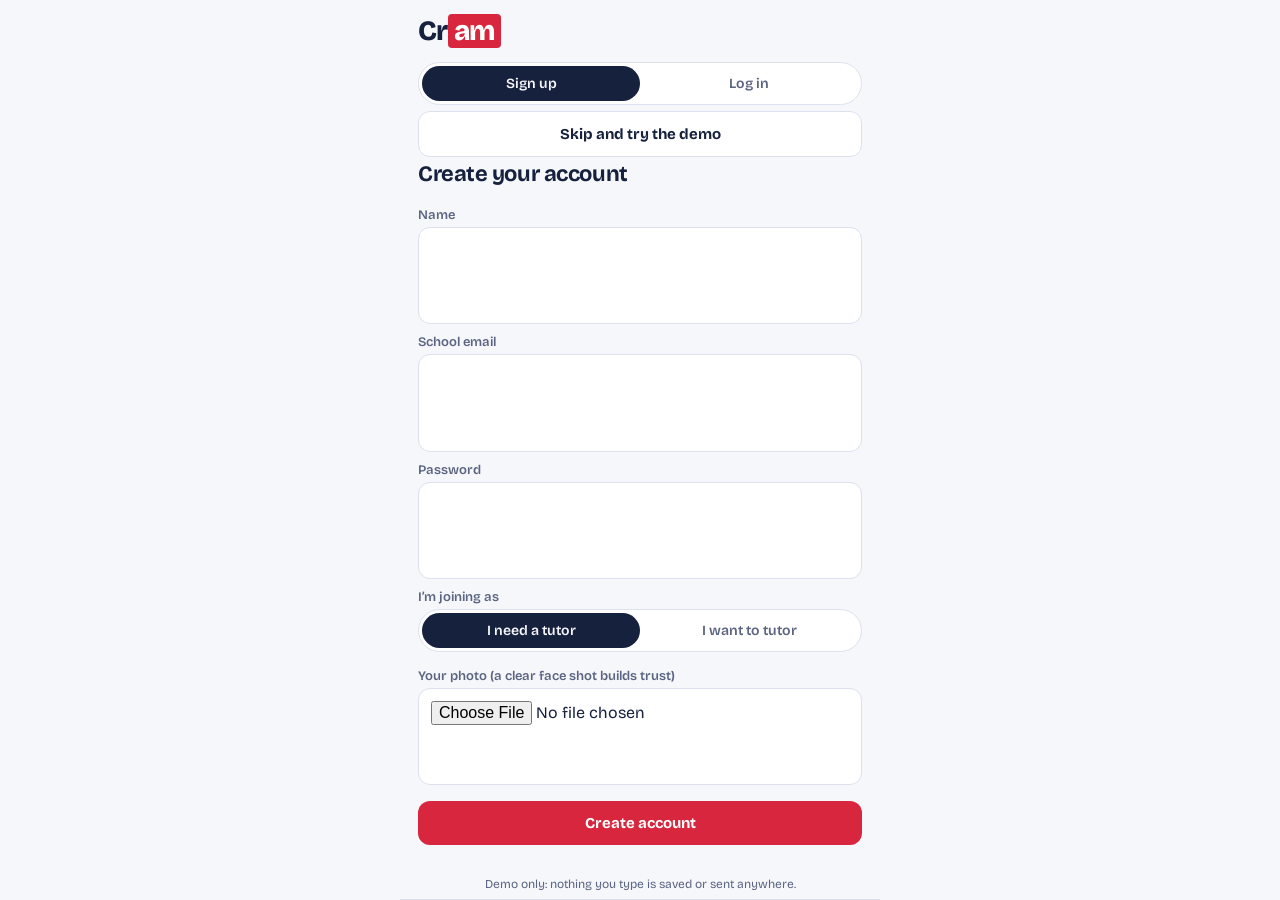
<file: cram.html>
<!doctype html>
<html lang="en">
<head>
<meta charset="utf-8">
<meta name="viewport" content="width=device-width, initial-scale=1, viewport-fit=cover">
<title>Cram: find a tutor who took your course</title>
<link href="https://fonts.googleapis.com/css2?family=Bricolage+Grotesque:wght@400;600;800&display=swap" rel="stylesheet">
<style>
:root{--bg:#F6F7FB;--surface:#fff;--ink:#16213E;--muted:#5B6480;--red:#D7263D;--blue:#3B5BFF;--no:#6B7390;--line:#DDE1EE;box-sizing:border-box;padding-top:env(safe-area-inset-top,0px);padding-bottom:env(safe-area-inset-bottom,0px)}
@media (prefers-color-scheme:dark){:root:not([data-theme="light"]){--bg:#0F1426;--surface:#1A213A;--ink:#F1F3FA;--muted:#9AA3C0;--line:#2B3454;--blue:#8EA1FF}}
:root[data-theme="dark"]{--bg:#0F1426;--surface:#1A213A;--ink:#F1F3FA;--muted:#9AA3C0;--line:#2B3454;--blue:#8EA1FF}
html{scroll-padding-top:env(safe-area-inset-top,0px);height:100%}
*,*::before,*::after{box-sizing:inherit}
body{margin:0;height:100%;background:var(--bg);color:var(--ink);font-family:"Bricolage Grotesque",system-ui,-apple-system,"Segoe UI",sans-serif;display:flex;justify-content:center}
button,input,select,a{font-family:inherit}
#app{width:100%;max-width:480px;height:100%;display:flex;flex-direction:column}
header{padding:14px 18px 8px;display:flex;align-items:center;justify-content:space-between}
h1{margin:0;font-size:28px;font-weight:800;letter-spacing:-.02em}
h1 span{background:var(--red);color:#fff;padding:0 6px;border-radius:4px}
main{flex:1;min-height:0;padding:6px 18px 12px;display:flex;flex-direction:column;overflow:auto}
.lead{margin:0 0 10px;color:var(--muted);font-size:14px}
h2{margin:0 0 10px;font-size:22px;letter-spacing:-.02em}
#stack{position:relative;flex:1;min-height:360px}
.card{position:absolute;inset:0;background:var(--surface);border:1px solid var(--line);border-radius:22px;display:flex;flex-direction:column;touch-action:pan-y;user-select:none;cursor:grab;overflow:hidden}
.card.back{transform:scale(.96) translateY(10px);opacity:.7;pointer-events:none}
.card.fly{transition:transform .25s ease-out,opacity .25s}
.ph{height:42%;background-size:cover;background-position:center;display:grid;place-items:center;color:#fff;font-weight:800;font-size:56px;flex:none}
.body{padding:14px 18px 18px;display:flex;flex-direction:column;gap:8px;flex:1;min-height:0}
.stamp{position:absolute;top:16px;font-weight:800;font-size:22px;padding:2px 10px;border:3px solid;border-radius:8px;opacity:0;background:var(--surface);z-index:2}
.stamp.y{left:16px;color:var(--blue);transform:rotate(-8deg)}.stamp.n{right:16px;color:var(--no);transform:rotate(8deg)}
.name{font-size:24px;font-weight:800;letter-spacing:-.02em;margin:0;display:flex;align-items:center;gap:8px;flex-wrap:wrap}
.badge{font-size:12px;font-weight:700;background:var(--blue);color:#fff;border-radius:999px;padding:3px 9px}
.badge.wait{background:var(--no)}
.sub{color:var(--muted);font-size:14px;margin:0}
.course{background:var(--red);color:#fff;font-weight:800;font-size:16px;padding:7px 11px;border-radius:8px;align-self:flex-start}
.facts{display:grid;grid-template-columns:auto 1fr;gap:4px 14px;margin:0;font-size:14px}
.facts dt{color:var(--muted)}.facts dd{margin:0;font-weight:600}
.bio{margin:auto 0 0;font-size:15px;line-height:1.4}
.actions{display:flex;justify-content:center;gap:22px;padding-top:12px}
.round{width:60px;height:60px;border-radius:50%;border:2px solid var(--line);background:var(--surface);font-size:22px;font-weight:800;cursor:pointer;color:var(--ink)}
.round.yes{background:var(--blue);border-color:var(--blue);color:#fff}
button:focus-visible,input:focus-visible,select:focus-visible,a:focus-visible{outline:3px solid var(--blue);outline-offset:2px}
.empty{text-align:center;margin:auto;color:var(--muted);line-height:1.5}
.empty b{display:block;color:var(--ink);font-size:20px;margin-bottom:6px}
.btn{background:var(--red);color:#fff;border:0;border-radius:12px;padding:13px 18px;font-weight:700;font-size:15px;cursor:pointer;display:inline-block;text-decoration:none;text-align:center}
.btn.alt{background:var(--surface);color:var(--ink);border:1px solid var(--line)}
nav{display:flex;border-top:1px solid var(--line);background:var(--surface)}
.tab{flex:1;border:0;background:none;padding:14px 4px;font-weight:700;font-size:14px;color:var(--muted);cursor:pointer}
.tab.on{color:var(--ink);box-shadow:inset 0 3px 0 var(--red)}
.dot{background:var(--red);color:#fff;border-radius:999px;font-size:11px;padding:1px 6px;margin-left:4px}
.list{display:flex;flex-direction:column;gap:10px}
.row{display:flex;gap:12px;align-items:center;background:var(--surface);border:1px solid var(--line);border-radius:16px;padding:12px;text-align:left;color:var(--ink);width:100%;font-size:15px}
button.row{cursor:pointer}
.av{width:46px;height:46px;border-radius:50%;flex:none;background-size:cover;background-position:center;display:grid;place-items:center;color:#fff;font-weight:800}
.av.big{width:96px;height:96px;font-size:34px}
.row b{display:block}.row small{color:var(--muted)}
.link{background:none;border:0;color:var(--blue);font-weight:700;font-size:14px;cursor:pointer;padding:0}
.chat{display:flex;flex-direction:column;min-height:0;flex:1}
.top{display:flex;justify-content:space-between;align-items:center;padding-bottom:8px}
.msgs{flex:1;overflow:auto;display:flex;flex-direction:column;gap:8px;padding:4px 0;min-height:160px}
.m{max-width:78%;padding:10px 13px;border-radius:16px;font-size:15px;line-height:1.35}
.m.them{background:var(--surface);border:1px solid var(--line);align-self:flex-start}
.m.me{background:var(--blue);color:#fff;align-self:flex-end}
.m.sys{align-self:center;background:var(--red);color:#fff;font-size:13px;font-weight:600;max-width:95%;text-align:center}
.compose,.pick{display:flex;gap:8px;padding-top:8px}
input,select{flex:1;min-width:0;border:1px solid var(--line);background:var(--surface);color:var(--ink);border-radius:12px;padding:12px;font-size:16px;width:100%}
label.f{display:block;font-size:13px;font-weight:600;color:var(--muted);margin:10px 0 4px}
.seg{display:flex;background:var(--surface);border:1px solid var(--line);border-radius:999px;padding:3px;margin-bottom:6px}
.seg button{flex:1;border:0;background:none;color:var(--muted);font-weight:600;font-size:14px;padding:9px;border-radius:999px;cursor:pointer}
.seg button.on{background:var(--ink);color:var(--bg)}
.demo{font-size:12px;color:var(--muted);text-align:center;padding:4px 18px 8px}
@media (prefers-reduced-motion:reduce){.card.fly{transition:none}}
</style>
</head>
<body>
<div id="app"><header><h1>Cr<span>am</span></h1><div id="who"></div></header><main id="main"></main><div class="demo" id="demo"></div><nav id="nav" hidden></nav></div>
<script>
const tutors=[
 {n:"Maya Chen",y:"Year 2, Science",c:"MATH 201 Calculus",g:"A",p:"Prof. Lavoie",r:22,a:"Evenings, Sun",b:"I made a one-page cheat sheet for every midterm. Pictures first, formulas second."},
 {n:"Jordan Smith",y:"Year 2, Computer Science",c:"COMP 202 Intro to Programming",g:"A-",p:"Prof. Okafor",r:25,a:"Weekday afternoons",b:"Stuck on recursion? I’ll walk through it step by step until it clicks."},
 {n:"Amira Haddad",y:"Year 3, Chemistry",c:"CHEM 110 General Chemistry",g:"A",p:"Prof. Brandt",r:20,a:"Mon, Wed, Sat",b:"Stoichiometry and equilibrium are my thing. I bring practice problems like the real exam."},
 {n:"Lucas Tremblay",y:"Year 3, Economics",c:"ECON 208 Microeconomics",g:"A-",p:"Prof. Gagnon",r:18,a:"Evenings",b:"Graphs get easy once you see the pattern. Happy to meet in the library."}
];
const students=[
 {n:"Sam Rivera",y:"Year 1, Science",c:"MATH 201 Calculus",w:"Limits and derivatives",r:25,a:"Tue, Thu evenings",b:"I get the lectures but freeze on problem sets. Want weekly help before the midterm."},
 {n:"Noor Ahmed",y:"Year 1, Engineering",c:"COMP 202 Intro to Programming",w:"Loops and recursion",r:25,a:"Weekends",b:"First time coding. I need someone patient who explains things more than once."},
 {n:"Eli Bouchard",y:"Year 1, Business",c:"ECON 208 Microeconomics",w:"Supply and demand",r:20,a:"Weekday afternoons",b:"Midterm in two weeks. Want a few sessions on past exams."}
];
[[4.9,12],[4.8,9],[5,15],[4.7,6]].forEach(([s,c],i)=>{tutors[i].star=s;tutors[i].cnt=c});[[4.8,5],[5,3],[4.6,4]].forEach(([s,c],i)=>{students[i].star=s;students[i].cnt=c});
tutors.forEach((p,i)=>{p.sex=["Woman","Man","Woman","Man"][i];p.school=["McGill","Vanier","McGill","Université de Montréal"][i]});
students.forEach((p,i)=>{p.sex=["Man","Woman","Man"][i];p.school=["Vanier","McGill","Montmorency"][i]});
const F={sex:"",school:"",grade:"",money:""},GR={"A+":4,"A":3,"A-":2,"B+":1};let showF=false;
function filtered(){const t=user.role==="student";return (t?tutors:students).filter(p=>(!F.sex||p.sex===F.sex)&&(!F.school||p.school===F.school)&&(!F.grade||!t||GR[p.g]>=+F.grade)&&(!F.money||(t?p.r<=+F.money:p.r>=+F.money)))}
function filterBar(){
  const on=Object.values(F).filter(Boolean).length,t=user.role==="student";
  const box=h("div",{style:"display:flex;flex-direction:column;gap:2px;margin-bottom:10px"},h("button",{class:"btn alt",style:"align-self:flex-start;padding:8px 14px;font-size:14px",onclick:()=>{showF=!showF;draw()}},"Filters"+(on?" ("+on+")":"")));
  if(!showF)return box;
  const sel=(label,key,opts)=>[h("label",{class:"f"},label),h("select",{"aria-label":label,onchange:e=>{F[key]=e.target.value;idx[user.role]=0;draw()}},...opts.map(([v,l])=>{const o=h("option",{value:v},l);if(F[key]===v)o.selected=true;return o}))];
  box.append(...sel("School","school",[["","Any school"],["McGill","McGill University"],["Vanier","Vanier College"],["Université de Montréal","Université de Montréal"],["Montmorency","Cégep Montmorency"]]),
    ...sel("Gender (optional)","sex",[["","Any"],["Woman","Woman"],["Man","Man"]]),
    ...(t?sel("Tutor’s grade in the course","grade",[["","Any"],["4","A+ only"],["3","A or better"],["2","A- or better"]]):[]),
    ...sel(t?"Tutor’s rate":"Student’s budget","money",t?[["","Any"],["18","$18/hr or less"],["20","$20/hr or less"],["25","$25/hr or less"]]:[["","Any"],["20","$20/hr or more"],["25","$25/hr or more"]]),
    h("button",{class:"link",style:"align-self:flex-start;margin-top:8px",onclick:()=>{Object.keys(F).forEach(k=>F[k]="");idx[user.role]=0;draw()}},"Clear filters"));
  return box;
}
let user=null,tab="swipe",authKind="signup",idx={student:0,tutor:0},matches=[],sessions=[],open=null;
const $=s=>document.querySelector(s),main=$("#main");
const h=(t,p={},...k)=>{const e=document.createElement(t);for(const[a,v]of Object.entries(p)){if(a==="class")e.className=v;else if(a.startsWith("on"))e[a]=v;else e.setAttribute(a,v)}e.append(...k.flat().filter(x=>x!=null));return e};
const ini=n=>(n||"?").split(" ").map(w=>w[0]).join("").slice(0,2).toUpperCase();
const tones=["#D7263D","#3B5BFF","#2A9D8F","#8E44AD","#E07A1F"];
const tone=n=>tones[[...n].reduce((a,c)=>a+c.charCodeAt(0),0)%tones.length];
const pic=(p,cls)=>h("div",{class:cls,style:p.img?`background-image:url(${p.img})`:`background:${tone(p.n)}`,"aria-hidden":"true"},p.img?"":ini(p.n));
const deck=filtered;

function authScreen(){
  $("#nav").hidden=true;$("#who").replaceChildren();
  $("#demo").textContent="Demo only: nothing you type is saved or sent anywhere.";
  main.replaceChildren();
  const f={name:"",email:"",role:"student",course:"",grade:"",img:null,transcript:false};
  const seg=h("div",{class:"seg"},...["signup","login"].map(k=>h("button",{class:authKind===k?"on":"",onclick:()=>{authKind=k;authScreen()}},k==="signup"?"Sign up":"Log in")));
  main.append(seg,h("button",{class:"btn alt",style:"margin-bottom:4px",onclick:()=>enter({n:"Demo User",role:"student"})},"Skip and try the demo"));
  const inp=(label,key,type="text",ph="")=>[h("label",{class:"f"},label),h("input",{type,placeholder:ph,oninput:e=>f[key]=e.target.value})];
  if(authKind==="login"){
    main.append(h("h2",{},"Welcome back"),...inp("Email","email","email"),...inp("Password","pw","password"),
      h("button",{class:"btn",style:"margin-top:16px",onclick:()=>enter({n:f.email.split("@")[0]||"Demo Student",role:"student"})},"Log in"));return;
  }
  const extra=h("div");
  const drawExtra=()=>{extra.replaceChildren();if(f.role==="tutor"){
    extra.append(...inp("Course you aced","course","text","e.g. MATH 201 Calculus"),...inp("Your grade","grade","text","e.g. A"),
      h("label",{class:"f"},"Transcript screenshot (we check each one by hand)"),
      h("input",{type:"file",accept:"image/*",onchange:e=>f.transcript=!!e.target.files[0]}))}};
  const roles=h("div",{class:"seg"},...["student","tutor"].map(r=>h("button",{class:f.role===r?"on":"",onclick:e=>{f.role=r;[...roles.children].forEach(b=>b.classList.toggle("on",b===e.target));drawExtra()}},r==="student"?"I need a tutor":"I want to tutor")));
  main.append(h("h2",{},"Create your account"),...inp("Name","name"),...inp("School email","email","email"),...inp("Password","pw","password"),
    h("label",{class:"f"},"I’m joining as"),roles,extra,
    h("label",{class:"f"},"Your photo (a clear face shot builds trust)"),
    h("input",{type:"file",accept:"image/*",onchange:e=>{const x=e.target.files[0];f.img=x?URL.createObjectURL(x):null}}),
    h("button",{class:"btn",style:"margin:16px 0",onclick:()=>enter({n:f.name||"New User",role:f.role,img:f.img,course:f.course,grade:f.grade,verified:false,sent:f.transcript})},"Create account"));
}
function enter(u){user=u;tab="swipe";open=null;idx={student:0,tutor:0};$("#demo").textContent="Prototype: people are made up and use placeholder photos.";
  $("#nav").hidden=false;draw()}
function draw(){
  $("#who").replaceChildren(h("button",{class:"link","aria-label":"Your profile",onclick:()=>{tab="me";draw()},style:"display:flex;align-items:center;gap:8px"},pic(user,"av")));
  $("#nav").replaceChildren(...[["swipe","Swipe"],["chats","Chats"],["sched","Schedule"],["me","Me"]].map(([k,l])=>h("button",{class:"tab"+(tab===k?" on":""),onclick:()=>{tab=k;open=null;draw()}},l,k==="chats"&&matches.length?h("span",{class:"dot"},matches.length):null)));
  main.replaceChildren();({swipe:swipe,chats:chats,sched:sched,me:me})[tab]();
}
function cardFor(p){
  const t=user.role==="student",f=h("dl",{class:"facts"});
  const add=(k,v)=>f.append(h("dt",{},k),h("dd",{},v));
  if(t){add("Grade",p.g+" with "+p.p);add("Rate","$"+p.r+"/hr")}else{add("Needs help",p.w);add("Budget","$"+p.r+"/hr")}add("Free",p.a);
  return h("div",{class:"card"},h("div",{class:"stamp y"},"MATCH"),h("div",{class:"stamp n"},"PASS"),pic(p,"ph"),
    h("div",{class:"body"},h("p",{class:"name"},p.n,t?h("span",{class:"badge"},"✓ Verified"):null),h("p",{class:"sub"},p.y+" · ★ "+p.star+" ("+p.cnt+")"),h("div",{class:"course"},p.c),f,h("p",{class:"bio"},"“"+p.b+"”")));
}
function swipe(){
  const d=deck(),i=idx[user.role];
  main.append(h("p",{class:"lead"},user.role==="student"?"Tutors who took your course. Swipe right to match.":"Students who need help in your courses. Swipe right to match."),filterBar());
  const stack=h("div",{id:"stack"});main.append(stack);
  if(i>=d.length){stack.append(h("div",{class:"empty"},h("b",{},d.length?"You’ve seen everyone":"No one matches these filters"),d.length?"More people show up as more students join.":"Try loosening a filter.",h("br"),h("button",{class:"btn",style:"margin-top:12px",onclick:()=>{idx[user.role]=0;draw()}},"Start over")));return}
  if(d[i+1]){const b=cardFor(d[i+1]);b.classList.add("back");stack.append(b)}
  const top=cardFor(d[i]);stack.append(top);drag(top,d[i]);
  main.append(h("div",{class:"actions"},h("button",{class:"round","aria-label":"Pass",onclick:()=>decide(top,d[i],false)},"✕"),h("button",{class:"round yes","aria-label":"Match",onclick:()=>decide(top,d[i],true)},"✓")));
}
function drag(c,p){let sx=null;const y=c.querySelector(".y"),n=c.querySelector(".n");
  c.onpointerdown=e=>{sx=e.clientX;c.setPointerCapture(e.pointerId)};
  c.onpointermove=e=>{if(sx==null)return;const dx=e.clientX-sx;c.style.transform=`translateX(${dx}px) rotate(${dx/18}deg)`;y.style.opacity=Math.max(0,dx/90);n.style.opacity=Math.max(0,-dx/90)};
  c.onpointerup=e=>{if(sx==null)return;const dx=e.clientX-sx;sx=null;if(dx>90)decide(c,p,true);else if(dx<-90)decide(c,p,false);else{c.style.transform="";y.style.opacity=n.style.opacity=0}}}
function decide(c,p,yes){c.classList.add("fly");c.style.transform=`translateX(${yes?420:-420}px) rotate(${yes?20:-20}deg)`;c.style.opacity=0;
  setTimeout(()=>{idx[user.role]++;if(yes){const short=p.c.split(" ").slice(0,2).join(" ");
    matches.push({p,log:[{t:"sys",x:"You matched! Meet in a public spot at school, like the library, and keep chatting here until you’re comfortable."},{t:"them",x:user.role==="student"?"Hey! I took "+short+". When are you free?":"Hi! I need help with "+short+". Free this week?"}]})}draw()},230)}
function chats(){
  if(open!==null)return chat();
  if(!matches.length)return main.append(h("div",{class:"empty"},h("b",{},"No chats yet"),"Swipe right on someone to start one."));
  main.append(h("div",{class:"list"},...matches.map((m,i)=>h("button",{class:"row",onclick:()=>{open=i;draw()}},pic(m.p,"av"),h("div",{},h("b",{},m.p.n),h("small",{},m.p.c))))));
}
function chat(){
  const m=matches[open],box=h("div",{class:"msgs"},...m.log.map(x=>h("div",{class:"m "+x.t},x.x)));
  const say=(t,x)=>{m.log.push({t,x});box.append(h("div",{class:"m "+t},x));box.scrollTop=box.scrollHeight};
  const inp=h("input",{placeholder:"Message "+m.p.n.split(" ")[0],"aria-label":"Message"});
  const send=()=>{const v=inp.value.trim();if(!v)return;inp.value="";say("me",v);setTimeout(()=>say("them","Sounds good! "+m.p.a+" works for me."),900)};
  inp.onkeydown=e=>{if(e.key==="Enter")send()};
  const d=new Date(Date.now()+864e5);d.setHours(18,0,0,0);
  const dt=h("input",{type:"datetime-local","aria-label":"Session time",value:new Date(d-d.getTimezoneOffset()*6e4).toISOString().slice(0,16)});
  const pick=h("div",{class:"pick",hidden:""},dt,h("button",{class:"btn",onclick:()=>{const when=new Date(dt.value);if(isNaN(when))return;
    sessions.push({p:m.p,when});say("sys","Session booked: "+when.toLocaleString([],{weekday:"short",hour:"numeric",minute:"2-digit",month:"short",day:"numeric"}));pick.hidden=true}},"Book"));
  main.append(h("div",{class:"chat"},h("div",{class:"top"},h("button",{class:"link",onclick:()=>{open=null;draw()}},"‹ All chats"),h("button",{class:"btn",style:"padding:8px 14px",onclick:()=>pick.hidden=!pick.hidden},"Book a session")),pick,box,h("div",{class:"compose"},inp,h("button",{class:"btn",onclick:send},"Send"))));
  box.scrollTop=box.scrollHeight;
}
function sched(){
  main.append(h("h2",{},"Your sessions"));
  if(!sessions.length)return main.append(h("div",{class:"empty"},h("b",{},"Nothing booked"),"Open a chat and tap Book a session."));
  const fmt=d=>d.toISOString().replace(/[-:]|\.\d+/g,"");
  main.append(h("div",{class:"list"},...[...sessions].sort((a,b)=>a.when-b.when).map(s=>{
    const end=new Date(+s.when+36e5),title="Tutoring: "+s.p.c;
    const url="https://calendar.google.com/calendar/render?action=TEMPLATE&text="+encodeURIComponent(title)+"&dates="+fmt(s.when)+"/"+fmt(end);
    return h("div",{class:"row",style:"flex-wrap:wrap"},pic(s.p,"av"),h("div",{style:"flex:1"},h("b",{},s.p.n),h("small",{},s.when.toLocaleString([],{weekday:"long",month:"short",day:"numeric",hour:"numeric",minute:"2-digit"}))),
      h("a",{class:"btn alt",style:"padding:8px 10px;font-size:13px",href:url,target:"_blank",rel:"noopener"},"Add to Google Calendar"),reviewBox(s))})));
}
function reviewBox(s){
  const wrap=h("div",{style:"width:100%;display:flex;flex-direction:column;gap:8px"});
  const paint=()=>{wrap.replaceChildren();
    if(s.review){const r=s.review;wrap.append(h("div",{class:"m them",style:"max-width:100%"},h("b",{},"Your review: "+"★".repeat(r.stars)+"☆".repeat(5-r.stars)),h("div",{},r.tags.join(" · ")),r.text?h("div",{},"“"+r.text+"”"):null));return}
    wrap.append(h("button",{class:"link",style:"align-self:flex-start",onclick:form},"Leave a review for "+s.p.n.split(" ")[0]))};
  const form=()=>{
    const st={stars:5,tags:[]},tagList=user.role==="student"?["On time","Great teacher","Patient","Well prepared","Clear explanations"]:["On time","Eager to learn","Prepared","Respectful","Fast learner"];
    const stars=h("div",{style:"display:flex;gap:4px"}),paintStars=()=>{stars.replaceChildren(...[1,2,3,4,5].map(n=>h("button",{class:"link","aria-label":n+" stars",style:"font-size:26px;color:"+(n<=st.stars?"var(--red)":"var(--line)"),onclick:()=>{st.stars=n;paintStars()}},"★")))};paintStars();
    const chips=h("div",{style:"display:flex;flex-wrap:wrap;gap:6px"},...tagList.map(t=>{const b=h("button",{class:"btn alt",style:"padding:6px 10px;font-size:13px",onclick:()=>{const i=st.tags.indexOf(t);i<0?st.tags.push(t):st.tags.splice(i,1);b.style.background=i<0?"var(--ink)":"";b.style.color=i<0?"var(--bg)":""}},t);return b}));
    const txt=h("input",{placeholder:user.role==="student"?"Say a little about the session":"Say a little about the student","aria-label":"Comment"});
    wrap.replaceChildren(stars,chips,txt,h("button",{class:"btn",onclick:()=>{s.review={stars:st.stars,tags:st.tags,text:txt.value.trim()};paint()}},"Submit review"))};
  paint();return wrap;
}
function me(){
  const st=user.role==="tutor"?(user.verified?h("span",{class:"badge"},"✓ Verified"):h("span",{class:"badge wait"},user.sent?"Transcript under review":"Add a transcript to get verified")):null;
  main.append(h("div",{style:"display:flex;flex-direction:column;align-items:center;gap:10px;text-align:center"},pic(user,"av big"),h("h2",{style:"margin:0"},user.n),h("p",{class:"sub"},user.role==="tutor"?"Tutor"+(user.course?" · "+user.course:""):"Student"),st,
    h("label",{class:"btn alt"},"Change photo",h("input",{type:"file",accept:"image/*",style:"display:none",onchange:e=>{const x=e.target.files[0];if(x){user.img=URL.createObjectURL(x);draw()}}})),
    h("button",{class:"btn alt",onclick:()=>{user.role=user.role==="student"?"tutor":"student";draw()}},"Switch to "+(user.role==="student"?"tutor":"student")+" view (demo)"),
    h("button",{class:"link",onclick:()=>{user=null;matches=[];sessions=[];authScreen()}},"Log out")));
}
authScreen();
</script>
</body>
</html>
</file>
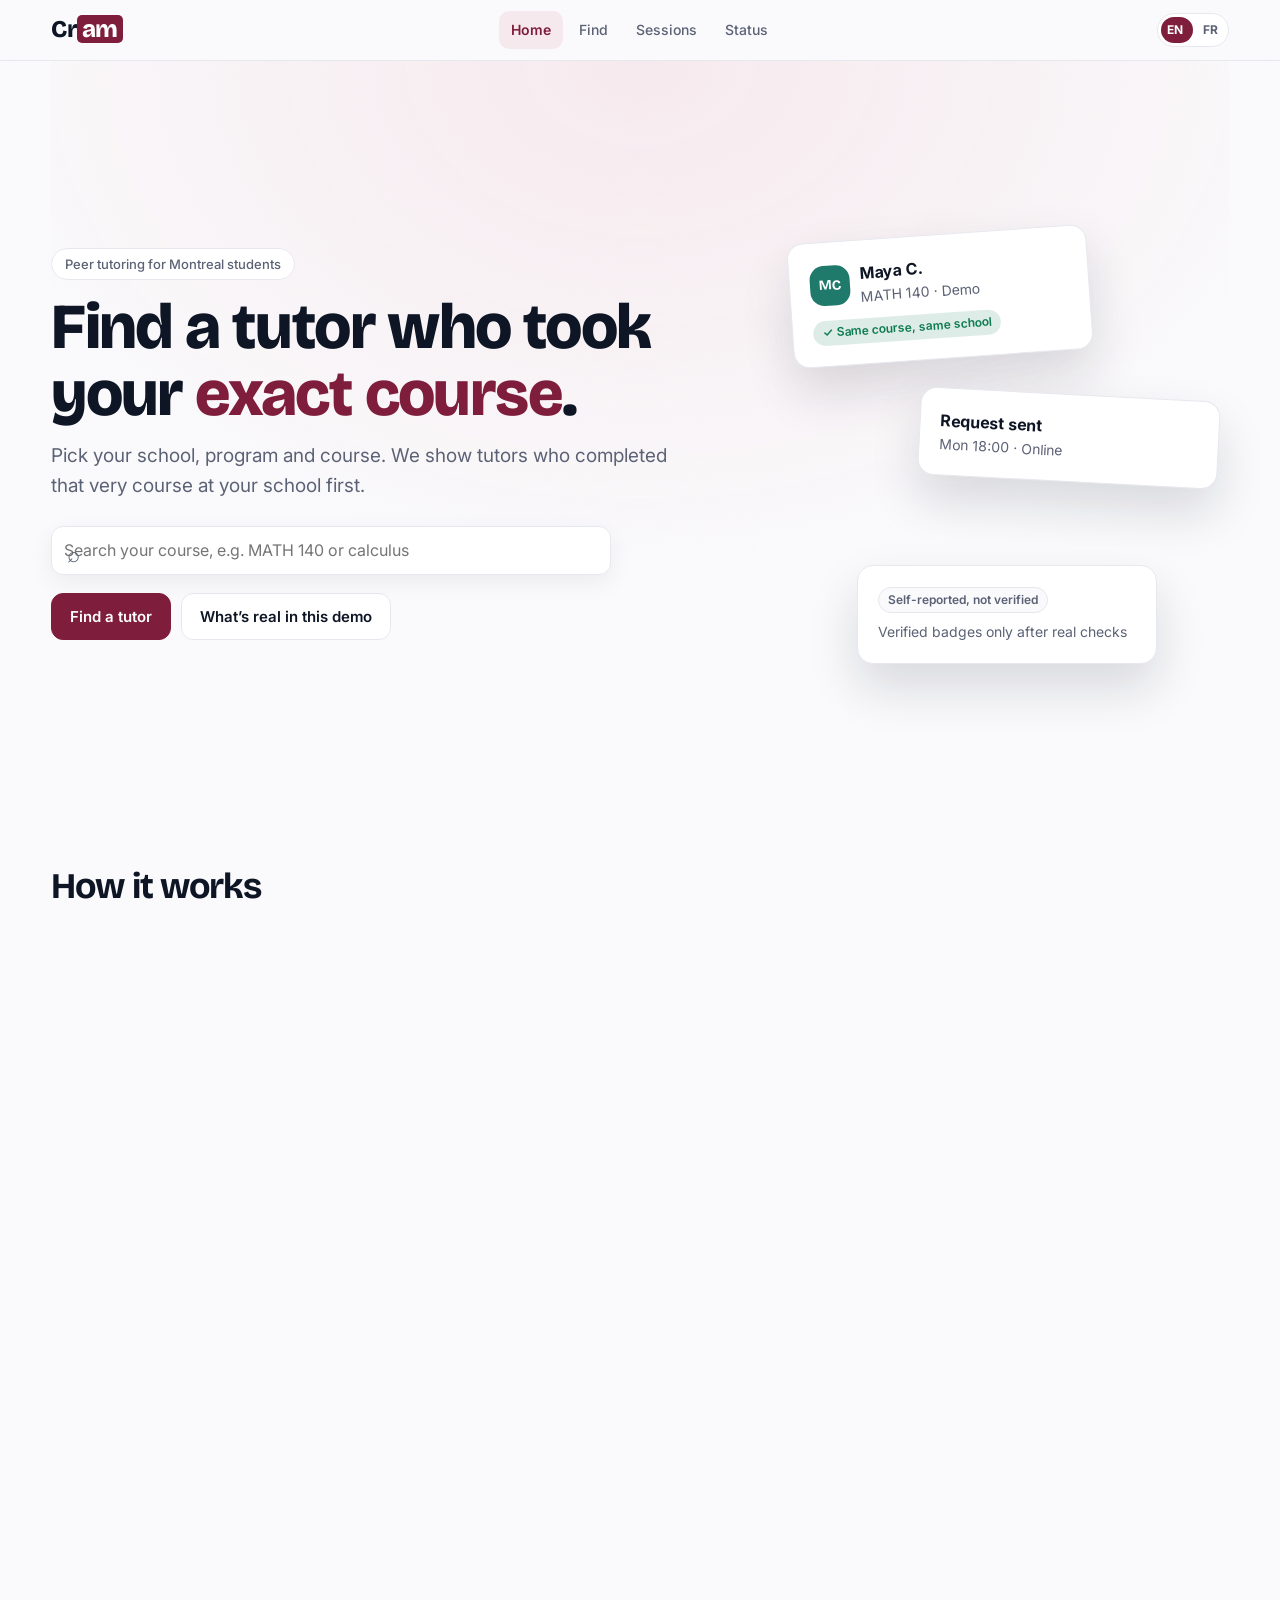
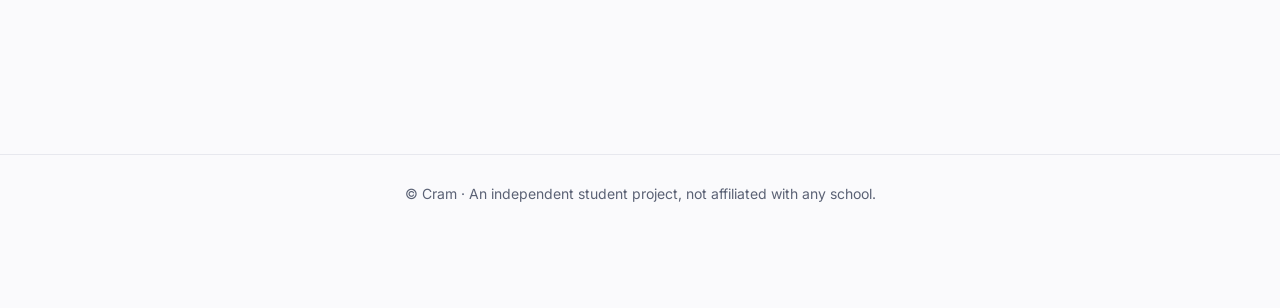
<file: index (1).html>
<!doctype html>
<html lang="en">
<head>
<meta charset="utf-8">
<meta name="viewport" content="width=device-width, initial-scale=1, viewport-fit=cover">
<title>Cram: find a tutor who took your exact course</title>
<meta name="description" content="Match with student tutors who completed your exact course at your school. Book sessions and leave reviews.">
<link href="https://fonts.googleapis.com/css2?family=Bricolage+Grotesque:wght@500;700;800&family=Inter:wght@400;500;600&display=swap" rel="stylesheet">
<style>
:root{--bg:#FAFAFC;--s:#fff;--ink:#0E1525;--mu:#5B6275;--ac:#7E1D3C;--ac2:#F6E9ED;--ln:#E7E8EE;--ok:#0F7B53;--wa:#9A6700;--r:16px;box-sizing:border-box}
@media (prefers-color-scheme:dark){:root:not([data-theme="light"]){--bg:#0B1020;--s:#141B30;--ink:#F1F3FA;--mu:#9AA3C0;--ac:#C2476B;--ac2:#2A1B2A;--ln:#262E4A;--ok:#4CC38A;--wa:#E0A83A}}
:root[data-theme="dark"]{--bg:#0B1020;--s:#141B30;--ink:#F1F3FA;--mu:#9AA3C0;--ac:#C2476B;--ac2:#2A1B2A;--ln:#262E4A;--ok:#4CC38A;--wa:#E0A83A}
*,*::before,*::after{box-sizing:inherit}
html{scroll-behavior:smooth;scroll-padding-top:80px}
body{margin:0;background:var(--bg);color:var(--ink);font:400 16px/1.55 Inter,system-ui,-apple-system,"Segoe UI",sans-serif;-webkit-text-size-adjust:100%;padding-bottom:calc(76px + env(safe-area-inset-bottom,0px))}
h1,h2,h3,.logo{font-family:"Bricolage Grotesque",Inter,system-ui,sans-serif;letter-spacing:-.025em;margin:0}
button,input,select,textarea{font:inherit;color:inherit}
a{color:inherit}
.w{max-width:1400px;margin:0 auto;padding:0 clamp(20px,4vw,64px)}
header{position:sticky;top:0;z-index:20;background:color-mix(in srgb,var(--bg) 86%,transparent);backdrop-filter:blur(12px);border-bottom:1px solid var(--ln);padding-top:env(safe-area-inset-top,0px)}
.bar{display:flex;align-items:center;justify-content:space-between;height:60px;gap:16px}
.logo{font-weight:800;font-size:24px;text-decoration:none}.logo span{background:var(--ac);color:#fff;padding:0 5px;border-radius:5px}
nav{display:flex;gap:4px}
nav a{text-decoration:none;color:var(--mu);font-weight:500;font-size:14px;padding:8px 12px;border-radius:10px;transition:background .2s,color .2s}
nav a:hover{background:var(--ac2);color:var(--ink)}nav a.on{color:var(--ac);background:var(--ac2);font-weight:600}
@media (max-width:760px){header{backdrop-filter:none;-webkit-backdrop-filter:none;background:var(--bg)}nav{position:fixed;left:0;right:0;bottom:0;z-index:30;background:var(--s);border-top:1px solid var(--ln);padding:6px 8px calc(6px + env(safe-area-inset-bottom,0px));justify-content:space-around}nav a{flex:1;text-align:center;font-size:12px;padding:10px 4px}}
.lang{position:relative;display:inline-flex;align-items:center;width:72px;height:34px;padding:0;border:1px solid var(--ln);border-radius:999px;background:var(--s);cursor:pointer;font-weight:700;font-size:12px;color:var(--mu)}
.lang span{flex:1;text-align:center;position:relative;z-index:1;transition:color .25s}
.lang::before{content:"";position:absolute;top:3px;left:3px;width:32px;height:26px;border-radius:999px;background:var(--ac);transition:transform .25s ease}
.lang[data-l="fr"]::before{transform:translateX(34px)}.lang[data-l="en"] .e,.lang[data-l="fr"] .f{color:#fff}
:focus-visible{outline:3px solid color-mix(in srgb,var(--ac) 55%,transparent);outline-offset:2px}
main{animation:in .4s ease both;min-height:60vh}
@keyframes in{from{opacity:0;transform:translateY(10px)}}
.btn{display:inline-flex;align-items:center;justify-content:center;gap:6px;background:var(--ac);color:#fff;border:1px solid var(--ac);font-weight:600;font-size:15px;padding:11px 18px;border-radius:12px;cursor:pointer;text-decoration:none;transition:transform .2s,box-shadow .2s,background .2s}
.btn:hover{transform:translateY(-1px);box-shadow:0 8px 20px color-mix(in srgb,var(--ac) 30%,transparent)}
.btn.g{background:var(--s);color:var(--ink);border-color:var(--ln)}.btn.g:hover{box-shadow:0 6px 16px rgba(14,21,37,.08)}
.btn.sm{padding:8px 13px;font-size:14px}.btn.no{background:var(--s);color:var(--ac);border-color:var(--ln)}
.hero{padding:56px 0 40px;text-align:center;background:radial-gradient(60% 70% at 50% 0%,var(--ac2),transparent)}
h1{font-size:clamp(36px,6.5vw,64px);line-height:1.04;font-weight:800;max-width:14em;margin:14px auto}
h1 em{font-style:normal;color:var(--ac)}
.lead{color:var(--mu);font-size:clamp(16px,2.2vw,19px);max-width:36em;margin:0 auto 26px}
.pill{display:inline-block;background:var(--s);border:1px solid var(--ln);border-radius:999px;padding:5px 13px;font-size:13px;font-weight:500;color:var(--mu)}
.sbox{position:relative;max-width:560px;margin:0 auto;text-align:left}
.sbox input{width:100%;border:1px solid var(--ln);background:var(--s);border-radius:14px;padding:15px 16px 15px 44px;font-size:16px;box-shadow:0 8px 24px rgba(14,21,37,.06);transition:border-color .2s,box-shadow .2s}
.sbox input:focus{outline:none;border-color:var(--ac);box-shadow:0 0 0 4px color-mix(in srgb,var(--ac) 16%,transparent)}
.sbox::before{content:"⌕";position:absolute;left:16px;top:11px;font-size:22px;color:var(--mu)}
.sres{position:absolute;left:0;right:0;top:calc(100% + 6px);background:var(--s);border:1px solid var(--ln);border-radius:14px;box-shadow:0 16px 36px rgba(14,21,37,.14);z-index:10;overflow:hidden}
.sres button{display:block;width:100%;text-align:left;background:none;border:0;padding:12px 16px;cursor:pointer}.sres button:hover{background:var(--ac2)}.sres small{color:var(--mu)}
section{padding:48px 0}h2{font-size:clamp(26px,4vw,36px);margin-bottom:10px}.sub{color:var(--mu);margin:0 0 26px;max-width:40em}
.g3{display:grid;grid-template-columns:repeat(3,1fr);gap:14px}.g2{display:grid;grid-template-columns:1fr 1fr;gap:14px}
@media (max-width:760px){.g3,.g2{grid-template-columns:1fr}.hero{padding-top:36px}}
.c{background:var(--s);border:1px solid var(--ln);border-radius:var(--r);padding:20px;transition:transform .25s,box-shadow .25s}
.c.h:hover{transform:translateY(-3px);box-shadow:0 14px 30px rgba(14,21,37,.09)}
.n{width:34px;height:34px;border-radius:10px;background:var(--ac2);color:var(--ac);display:grid;place-items:center;font-weight:700;margin-bottom:10px}
.row{display:flex;gap:10px;flex-wrap:wrap;align-items:center}.sp{justify-content:space-between}
.sel{display:grid;grid-template-columns:repeat(3,1fr);gap:10px}@media (max-width:760px){.sel{grid-template-columns:1fr}}
label.f{display:block;font-size:13px;font-weight:600;color:var(--mu);margin:0 0 5px}
select,input[type=text],input[type=email],input[type=date],textarea{width:100%;background:var(--s);border:1px solid var(--ln);border-radius:12px;padding:11px 12px;font-size:16px}
textarea{min-height:90px;resize:vertical}
.fil{display:flex;gap:14px;flex-wrap:wrap;align-items:end;margin:16px 0}.fil>div{min-width:150px;flex:1}
input[type=range]{width:100%;accent-color:var(--ac)}
.av{width:52px;height:52px;border-radius:14px;display:grid;place-items:center;color:#fff;font-weight:700;flex:none;font-family:"Bricolage Grotesque",sans-serif;font-size:18px}
.tc{display:grid;gap:12px;margin-bottom:12px}
.tag{display:inline-flex;align-items:center;gap:5px;font-size:12px;font-weight:600;padding:3px 9px;border-radius:999px;background:var(--ac2);color:var(--ac)}
.tag.ok{background:color-mix(in srgb,var(--ok) 14%,transparent);color:var(--ok)}.tag.wa{background:color-mix(in srgb,var(--wa) 16%,transparent);color:var(--wa)}.tag.gr{background:var(--bg);color:var(--mu);border:1px solid var(--ln)}
.mu{color:var(--mu);font-size:14px}.st{color:var(--wa);font-weight:600}
.chips{display:flex;gap:6px;flex-wrap:wrap}.chip{border:1px solid var(--ln);background:var(--s);border-radius:999px;padding:7px 13px;cursor:pointer;font-size:14px;font-weight:500;transition:all .2s}
.chip.on{background:var(--ac);color:#fff;border-color:var(--ac)}.chip:disabled{opacity:.4;cursor:not-allowed}
.err{color:#C0392B;font-size:14px;margin:6px 0 0}.ok2{color:var(--ok);font-weight:600}
.seg{display:inline-flex;background:var(--s);border:1px solid var(--ln);border-radius:12px;padding:3px;margin-bottom:16px}
.seg button{border:0;background:none;padding:8px 14px;border-radius:9px;cursor:pointer;font-weight:600;color:var(--mu)}.seg button.on{background:var(--ac);color:#fff}
#toast{position:fixed;left:50%;bottom:calc(88px + env(safe-area-inset-bottom,0px));transform:translate(-50%,20px);background:var(--ink);color:var(--bg);padding:11px 18px;border-radius:12px;opacity:0;pointer-events:none;transition:all .3s;z-index:60;font-size:14px;max-width:90%}
#toast.on{opacity:1;transform:translate(-50%,0)}
#modal{position:fixed;inset:0;background:rgba(14,21,37,.5);display:grid;place-items:center;padding:20px;z-index:50;animation:in .25s}#modal[hidden]{display:none}
#modal .c{width:min(460px,100%)}
.rv{opacity:0;transform:translateY(18px);transition:opacity .6s,transform .6s;transition-delay:var(--d,0s)}.rv.in{opacity:1;transform:none}
.bk{text-align:left;font-size:20px;line-height:1;color:var(--mu)}
footer{border-top:1px solid var(--ln);padding:28px 0;color:var(--mu);font-size:14px;text-align:center}
.hero{opacity:calc(1 - var(--p,0)*1.1);transform:translateY(calc(var(--p,0)*-36px)) scale(calc(1 - var(--p,0)*.03))}
.hv{display:none}.res{display:grid;gap:14px}.res>h3{grid-column:1/-1}.res .tc{margin:0}
@keyframes fl{50%{translate:0 -12px}}
@media (min-width:1000px){.hero{display:grid;grid-template-columns:1.15fr .85fr;gap:56px;text-align:left;align-items:center;min-height:calc(100vh - 150px)}.hero h1{margin-left:0}.hero .lead,.hero .sbox{margin-left:0;margin-right:0}.hero .row{justify-content:flex-start!important}
.hv{display:block;position:relative;height:440px}.hv .c{position:absolute;width:300px;box-shadow:0 24px 50px rgba(14,21,37,.14);animation:fl 7s ease-in-out infinite}.hv .c:nth-child(1){top:10px;left:8%;transform:rotate(-4deg)}.hv .c:nth-child(2){top:170px;right:2%;transform:rotate(3deg);animation-delay:-3s}.hv .c:nth-child(3){bottom:0;left:22%;animation-delay:-5s}
.res{grid-template-columns:repeat(2,1fr)}.g3{gap:20px}}
@media (prefers-reduced-motion:reduce){*{animation:none!important;transition:none!important}.rv{opacity:1;transform:none}.hero{opacity:1!important;transform:none!important}}
</style>
</head>
<body>
<header><div class="w bar"><a class="logo" href="#/" aria-label="Cram">Cr<span>am</span></a><nav id="nav" aria-label="Main"></nav><button class="lang" id="lang" role="switch" aria-checked="false" aria-label="Français" data-l="en"><span class="e">EN</span><span class="f">FR</span></button></div></header>
<main id="v" class="w"></main>
<footer><div class="w" id="foot"></div></footer>
<div id="toast" role="status"></div><div id="modal" hidden></div>
<script>
/* ===== language: tiny inline helper t(en, fr) ===== */
let lang="en";try{lang=localStorage.getItem("cram_lang")||((navigator.language||"").toLowerCase().startsWith("fr")?"fr":"en")}catch(_){}
const t=(a,b)=>lang==="fr"?b:a;
/* ===== data layer: swap these demo arrays + the api object for fetch() calls to a real DB (e.g. Supabase) ===== */
const HS=[["Health Science","Sciences de la santé"],["201-NYA-05|Calculus I","202-NYA-05|General Chemistry"]],SS=[["Social Science","Sciences humaines"],["383-910-VA|Intro to Economics","360-300-VA|Research Methods"]];
const INST={mcgill:["McGill University",{sci:[["Science","Sciences"],["MATH 140|Calculus 1","CHEM 110|General Chemistry 1"]],cs:[["Computer Science","Informatique"],["COMP 202|Foundations of Programming","MATH 133|Linear Algebra"]]}],
 vanier:["Vanier College",{hs:HS,ss:SS}],udem:["Université de Montréal",{cs:[["Computer Science","Informatique"],["IFT 1015|Programmation 1","MAT 1978|Algèbre linéaire"]],sci:[["Science","Sciences"],["MAT 1400|Calcul 1","CHM 1101|Chimie générale"]]}],
 mont:["Cégep Montmorency",{hs:HS,ss:SS}]};
const TUT=[
 {id:"t1",n:"Maya C.",i:"mcgill",c:[["MATH 140","A"],["MATH 133","A-"]],r:22,d:{Mon:["18:00","19:00"],Wed:["17:00","18:00"]},m:["online","in-person"],v:"self"},
 {id:"t2",n:"Jordan S.",i:"mcgill",c:[["COMP 202","A-"]],r:25,d:{Tue:["16:00","17:00"],Thu:["18:00","19:00"]},m:["online"],v:"self"},
 {id:"t3",n:"Amira H.",i:"mcgill",c:[["CHEM 110","A"]],r:20,d:{Mon:["17:00"],Wed:["17:00","18:00"],Sat:["10:00","11:00"]},m:["online","in-person"],v:"self"},
 {id:"t4",n:"Daniel P.",i:"mcgill",c:[["MATH 140","B+"]],r:16,d:{Fri:["15:00","16:00"],Sun:["14:00"]},m:["in-person"],v:"pending"},
 {id:"t5",n:"Lucas T.",i:"vanier",c:[["201-NYA-05","A"],["202-NYA-05","A-"]],r:18,d:{Tue:["18:00","19:00"],Sat:["12:00","13:00"]},m:["online","in-person"],v:"self"},
 {id:"t6",n:"Sofia R.",i:"vanier",c:[["201-NYA-05","A-"]],r:15,d:{Mon:["19:00"],Thu:["19:00","20:00"]},m:["online"],v:"self"},
 {id:"t7",n:"Karim B.",i:"udem",c:[["IFT 1015","A"],["MAT 1978","B+"]],r:24,d:{Wed:["18:00","19:00"],Sun:["11:00","12:00"]},m:["online","in-person"],v:"self"},
 {id:"t8",n:"Léa G.",i:"mont",c:[["201-NYA-05","A"]],r:15,d:{Tue:["17:00","18:00"],Fri:["16:00"]},m:["online","in-person"],v:"self"}];
const DAYS=["Sun","Mon","Tue","Wed","Thu","Fri","Sat"];
let S={bk:[],rev:[],msg:[],wl:[],sel:{i:"",p:"",c:""},role:"student"};
try{Object.assign(S,JSON.parse(localStorage.getItem("cram_v2")||"{}"))}catch(_){}
const save=()=>{try{localStorage.setItem("cram_v2",JSON.stringify(S))}catch(_){}};
const api={ // every call is async so a real backend drops in without touching the UI
 async tutor(id){return TUT.find(x=>x.id===id)},
 async reviews(id){return S.rev.filter(r=>r.t===id)},
 async book(b){S.bk.push(b);save();return b},
 async setStatus(id,s){S.bk.find(b=>b.id===id).s=s;save()},
 async review(r){S.rev.push(r);save()},
 async message(m){S.msg.push(m);save()}};
const stats=id=>{const rs=S.rev.filter(r=>r.t===id);return{n:rs.length,avg:rs.length?rs.reduce((a,r)=>a+r.s,0)/rs.length:0,done:S.bk.filter(b=>b.t===id&&b.s==="completed").length}};
const cname=code=>{for(const k in INST)for(const p of Object.values(INST[k][1]))for(const c of p[1]){const[a,b]=c.split("|");if(a===code)return b}return""};
const PH={};
const av=(x,sz=52)=>h("div",{class:"av",style:"width:"+sz+"px;height:"+sz+"px;font-size:"+Math.round(sz*.35)+"px;"+(PH[x.id]?"background:url("+PH[x.id]+") center/cover":"background:"+tone(x.n))},PH[x.id]?"":x.n.split(" ").map(w=>w[0]).join(""));
const tone=n=>["#7E1D3C","#2F4B8F","#1F7A6B","#7A4B1F","#5B3A8F"][[...n].reduce((a,c)=>a+c.charCodeAt(0),0)%5];
/* ===== helpers ===== */
const $=s=>document.querySelector(s),V=$("#v");
const h=(tag,p={},...k)=>{const e=document.createElement(tag);for(const[a,v]of Object.entries(p)){if(a==="class")e.className=v;else if(a.startsWith("on"))e[a]=v;else if(v!==false&&v!=null)e.setAttribute(a,v===true?"":v)}e.append(...k.flat(9).filter(x=>x!=null&&x!==false));return e};
const toast=m=>{const e=$("#toast");e.textContent=m;e.classList.add("on");clearTimeout(toast.x);toast.x=setTimeout(()=>e.classList.remove("on"),2600)};
const money=n=>"$"+n+t("/hr","/h");
const vb=v=>v==="verified"?h("span",{class:"tag ok"},"✓ "+t("Verified by Cram","Vérifié par Cram")):v==="pending"?h("span",{class:"tag wa"},"… "+t("Review pending","Vérification en cours")):h("span",{class:"tag gr"},t("Self-reported, not verified","Déclaré, non vérifié"));
const stars=id=>{const s=stats(id);return s.n?h("span",{},"★ "+s.avg.toFixed(1)+" ("+s.n+")"):h("span",{class:"mu"},t("No reviews yet","Aucun avis"))};
function modal(...k){const m=$("#modal");m.replaceChildren(h("div",{class:"c",role:"dialog","aria-modal":"true"},...k));m.hidden=false;m.onclick=e=>{if(e.target===m)m.hidden=true}}
function courseSearch(go){
  const box=h("div",{class:"sbox"}),inp=h("input",{type:"text",placeholder:t("Search your course, e.g. MATH 140 or calculus","Cherche ton cours, ex. MATH 140 ou calcul"),"aria-label":t("Search courses","Chercher un cours"),autocomplete:"off"}),res=h("div",{class:"sres",hidden:true});
  inp.oninput=()=>{const q=inp.value.trim().toLowerCase();res.replaceChildren();if(q.length<2){res.hidden=true;return}
    const hits=[];for(const k in INST)for(const[p,pv]of Object.entries(INST[k][1]))for(const c of pv[1]){const[code,nm]=c.split("|");if((code+" "+nm).toLowerCase().includes(q))hits.push({k,p,code,nm})}
    res.hidden=false;if(!hits.length){res.append(h("div",{style:"padding:14px 16px",class:"mu"},t("No course found. Try a code or a shorter word.","Aucun cours trouvé. Essaie un code ou un mot plus court.")));return}
    hits.slice(0,6).forEach(x=>res.append(h("button",{onclick:()=>{S.sel={i:x.k,p:x.p,c:x.code};save();go()}},h("b",{},x.code+" · "+x.nm),h("br"),h("small",{},INST[x.k][0]))))};
  box.append(inp,res);return box}
/* ===== views ===== */
function home(){
  const wlE=h("p",{class:"err",role:"alert"}),em=h("input",{type:"email",placeholder:"you@school.ca","aria-label":"Email"});
  const sub=()=>{const v=em.value.trim();if(!/^[^@\s]+@[^@\s]+\.[^@\s]+$/.test(v)){wlE.textContent=t("Please enter a valid email address.","Entre une adresse courriel valide.");return}
    wlE.textContent="";S.wl.push(v);save();em.value="";toast(t("You’re on the list (saved on this device only for now).","Tu es sur la liste (enregistré sur cet appareil seulement pour l’instant)."))};
  const step=(n,a,b,c,d,i)=>h("div",{class:"c h rv",style:"--d:"+i*.1+"s"},h("div",{class:"n"},n),h("h3",{},t(a,b)),h("p",{class:"mu",style:"margin:6px 0 0"},t(c,d)));
  V.replaceChildren(
   h("div",{class:"hero",id:"hero"},h("div",{},h("span",{class:"pill"},t("Peer tutoring for Montreal students","Tutorat entre étudiants à Montréal")),
    h("h1",{},...(lang==="fr"?["Trouve un tuteur qui a réussi ",h("em",{},"ton cours exact"),"."]:["Find a tutor who took your ",h("em",{},"exact course"),"."])),
    h("p",{class:"lead"},t("Pick your school, program and course. We show tutors who completed that very course at your school first.","Choisis ton école, ton programme et ton cours. On te montre d’abord les tuteurs qui ont réussi ce cours précis dans ton école.")),
    courseSearch(()=>go("#/find")),
    h("div",{class:"row",style:"justify-content:center;margin-top:18px"},h("a",{class:"btn",href:"#/find"},t("Find a tutor","Trouver un tuteur")),h("a",{class:"btn g",href:"#/status"},t("What’s real in this demo","Ce qui est réel dans cette démo")))),h("div",{class:"hv","aria-hidden":"true"},
    h("div",{class:"c"},h("div",{class:"row"},av({n:"Maya C."},40),h("div",{},h("b",{},"Maya C."),h("div",{class:"mu"},"MATH 140 · Demo"))),h("div",{style:"margin-top:10px"},h("span",{class:"tag ok"},"✓ "+t("Same course, same school","Même cours, même école")))),
    h("div",{class:"c"},h("b",{},t("Request sent","Demande envoyée")),h("div",{class:"mu"},"Mon 18:00 · "+t("Online","En ligne"))),
    h("div",{class:"c"},vb("self"),h("div",{class:"mu",style:"margin-top:8px"},t("Verified badges only after real checks","Badges vérifiés seulement après vraie vérification"))))),
   h("section",{},h("h2",{class:"rv"},t("How it works","Comment ça marche")),h("p",{class:"sub rv"},t("Three steps from stuck to booked.","Trois étapes pour passer de bloqué à réservé.")),
    h("div",{class:"g3"},step(1,"Choose your course","Choisis ton cours","School, program, then your exact course code.","École, programme, puis ton code de cours exact.",0),step(2,"Compare tutors","Compare les tuteurs","Filter by price, availability and ratings.","Filtre par prix, disponibilités et évaluations.",1),step(3,"Request a session","Demande une séance","Pick a date and time, online or in person.","Choisis une date et une heure, en ligne ou en personne.",2))),
   h("section",{},h("div",{class:"c rv",style:"background:var(--ac2)"},h("h2",{},t("Trust, shown honestly","La confiance, en toute transparence")),h("p",{class:"sub",style:"margin-bottom:12px"},t("Tutor profiles show whether their academic history is verified or just self-reported. In this demo, no profile is verified.","Les profils indiquent si l’historique scolaire est vérifié ou seulement déclaré. Dans cette démo, aucun profil n’est vérifié.")),h("div",{class:"row"},vb("verified"),vb("pending"),vb("self")))),
   h("section",{},h("div",{class:"c rv"},h("h2",{},t("Join the waitlist","Joins la liste d’attente")),h("p",{class:"sub",style:"margin-bottom:12px"},t("Tell us where you study and we’ll reach out when your campus opens.","Dis-nous où tu étudies et on te contactera à l’ouverture de ton campus.")),
    h("div",{class:"row"},h("div",{style:"flex:1;min-width:220px"},em),h("button",{class:"btn",onclick:sub},t("Notify me","Me prévenir"))),wlE)));
}
function find(){
  const s=S.sel,F=find.F||(find.F={price:40,day:"",rating:0,view:"list"});
  const opt=(v,l,cur)=>{const o=h("option",{value:v},l);if(v===cur)o.selected=true;return o};
  const iSel=h("select",{"aria-label":t("School","École"),onchange:e=>{S.sel={i:e.target.value,p:"",c:""};save();find()}},opt("",t("Choose a school","Choisis une école"),s.i),...Object.entries(INST).map(([k,v])=>opt(k,v[0],s.i)));
  const progs=s.i?Object.entries(INST[s.i][1]):[];
  const pSel=h("select",{"aria-label":t("Program","Programme"),disabled:!s.i,onchange:e=>{S.sel.p=e.target.value;S.sel.c="";save();find()}},opt("",t("Choose a program","Choisis un programme"),s.p),...progs.map(([k,v])=>opt(k,t(...v[0]),s.p)));
  const courses=s.i&&s.p?INST[s.i][1][s.p][1]:[];
  const cSel=h("select",{"aria-label":t("Course","Cours"),disabled:!s.p,onchange:e=>{S.sel.c=e.target.value;save();find()}},opt("",t("Choose a course","Choisis un cours"),s.c),...courses.map(c=>{const[a,b]=c.split("|");return opt(a,a+" · "+b,s.c)}));
  const price=h("input",{type:"range",min:10,max:40,value:F.price,"aria-label":t("Max price","Prix max"),oninput:e=>{F.price=+e.target.value;pl.textContent=money(F.price);draw()}}),pl=h("span",{class:"mu"},money(F.price));
  const day=h("select",{"aria-label":"Day",onchange:e=>{F.day=e.target.value;draw()}},opt("",t("Any day","N’importe quel jour"),F.day),...DAYS.map(d=>opt(d,d,F.day)));
  const rat=h("select",{"aria-label":"Rating",onchange:e=>{F.rating=+e.target.value;draw()}},...[[0,t("Any rating","Toute note")],[3,"★ 3+"],[4,"★ 4+"],[4.5,"★ 4.5+"]].map(([v,l])=>opt(String(v),l,String(F.rating))));
  const out=h("div",{class:F.view==="cards"?"":"res",style:"margin-top:8px"});
  function draw(){out.replaceChildren();
    if(!s.c){out.append(h("div",{class:"c mu"},t("Choose your school, program and course (or use search) to see matching tutors.","Choisis ton école, ton programme et ton cours (ou utilise la recherche) pour voir les tuteurs.")));return}
    const ok=x=>x.r<=F.price&&(!F.day||x.d[F.day])&&(!F.rating||stats(x.id).avg>=F.rating);
    const has=x=>x.c.some(c=>c[0]===s.c),list=TUT.filter(x=>has(x)&&ok(x)).sort((a,b)=>(b.i===s.i)-(a.i===s.i)||stats(b.id).avg-stats(a.id).avg||a.r-b.r);
    const ex=list.filter(x=>x.i===s.i),ot=list.filter(x=>x.i!==s.i);if(F.view==="cards"){cards(out,[...ex,...ot]);return}
    out.append(h("h3",{style:"margin:18px 0 10px"},ex.length+" "+t("exact matches","correspondances exactes")+" · "+s.c));
    if(!ex.length)out.append(h("div",{class:"c mu"},t("No tutor at your school has this course with these filters. Try loosening a filter.","Aucun tuteur de ton école n’a ce cours avec ces filtres. Essaie d’assouplir un filtre.")));
    ex.forEach(x=>out.append(tcard(x,true)));
    if(ot.length){out.append(h("h3",{style:"margin:22px 0 10px"},t("Same course, other schools","Même cours, autres écoles")));ot.forEach(x=>out.append(tcard(x,false)))}
  }
  V.replaceChildren(h("section",{},h("h2",{},t("Find your tutor","Trouve ton tuteur")),h("p",{class:"sub"},t("Tutors who took the exact same course at your school come first.","Les tuteurs ayant suivi le même cours dans ton école passent en premier.")),
    courseSearch(find),h("div",{class:"sel",style:"margin-top:16px"},h("div",{},h("label",{class:"f"},t("School","École")),iSel),h("div",{},h("label",{class:"f"},t("Program","Programme")),pSel),h("div",{},h("label",{class:"f"},t("Course","Cours")),cSel)),
    h("div",{class:"fil"},h("div",{},h("label",{class:"f"},t("Max price","Prix max")+" · "),pl,price),h("div",{},h("label",{class:"f"},t("Available on","Disponible le")),day),h("div",{},h("label",{class:"f"},t("Minimum rating","Note minimale")),rat)),h("div",{class:"seg"},...[["list",t("List","Liste")],["cards",t("Card view","Cartes")]].map(([v,l])=>h("button",{class:F.view===v?"on":"",onclick:()=>{F.view=v;find()}},l))),out));
  draw();
}
function cards(out,list){
  if(!list.length){out.append(h("div",{class:"c mu"},t("No tutors match these filters.","Aucun tuteur ne correspond à ces filtres.")));return}
  let i=0;const saved=[],wrap=h("div",{style:"max-width:420px;margin:12px auto"}),stack=h("div",{style:"position:relative;height:340px"}),bar=h("div",{class:"row",style:"justify-content:center;margin-top:14px"});
  const next=y=>{if(y)saved.push(list[i]);i++;paint()};
  function paint(){stack.replaceChildren();bar.replaceChildren();
    if(i>=list.length){stack.style.height="auto";stack.append(h("div",{class:"c"},h("h3",{},t("Your shortlist","Ta liste")),saved.length?saved.map(x=>h("div",{class:"row sp",style:"padding:10px 0;border-top:1px solid var(--ln)"},h("b",{},x.n+" · "+money(x.r)),h("a",{class:"btn sm",href:"#/book/"+x.id},t("Request","Demander")))):h("p",{class:"mu"},t("You skipped everyone. Try the list view.","Tu as tout passé. Essaie la vue liste."))));bar.append(h("button",{class:"btn g",onclick:()=>{i=0;saved.length=0;stack.style.height="340px";paint()}},t("Start over","Recommencer")));return}
    stack.style.height="340px";const x=list[i];
    const c=h("div",{class:"c",style:"position:absolute;inset:0;touch-action:pan-y;cursor:grab;user-select:none;display:flex;flex-direction:column;gap:10px"},av(x,72),h("h3",{},x.n),h("div",{class:"mu"},INST[x.i][0]),h("div",{class:"row"},vb(x.v),h("span",{class:"tag"},money(x.r))),h("div",{class:"mu"},x.c.map(k=>k[0]).join(" · ")),h("div",{class:"mu"},stars(x.id)),h("a",{href:"#/tutor/"+x.id,style:"margin-top:auto;color:var(--ac);font-weight:600"},t("View full profile","Voir le profil complet")));
    let sx=null;c.onpointerdown=e=>{if(e.target.closest("a"))return;sx=e.clientX;c.setPointerCapture(e.pointerId)};
    c.onpointermove=e=>{if(sx==null)return;const dx=e.clientX-sx;c.style.transform="translateX("+dx+"px) rotate("+dx/20+"deg)"};
    c.onpointerup=e=>{if(sx==null)return;const dx=e.clientX-sx;sx=null;if(Math.abs(dx)>90){c.style.transition="transform .25s,opacity .25s";c.style.transform="translateX("+(dx>0?500:-500)+"px)";c.style.opacity=0;setTimeout(()=>next(dx>0),220)}else c.style.transform=""};
    stack.append(c);bar.append(h("button",{class:"btn g",onclick:()=>next(false)},"✕ "+t("Skip","Passer")),h("button",{class:"btn",onclick:()=>next(true)},"♥ "+t("Shortlist","Garder")))}
  wrap.append(h("p",{class:"mu",style:"text-align:center"},t("Drag a card or use the buttons. Right keeps a tutor, left skips.","Glisse une carte ou utilise les boutons. À droite on garde, à gauche on passe.")),stack,bar);out.append(wrap);paint()}
function tcard(x,exact){
  const s=stats(x.id),days=Object.keys(x.d).join(" · ");
  return h("div",{class:"c h tc"},h("div",{class:"row"},av(x),
    h("div",{style:"flex:1;min-width:180px"},h("h3",{style:"font-size:20px"},x.n+" ",h("span",{class:"tag gr"},"Demo")),h("div",{class:"mu"},INST[x.i][0])),h("div",{style:"text-align:right"},h("b",{style:"font-size:20px"},money(x.r)),h("div",{class:"mu"},stars(x.id)))),
    h("div",{class:"row"},exact?h("span",{class:"tag ok"},"✓ "+t("Same course, same school","Même cours, même école")):h("span",{class:"tag"},t("Different school","Autre école")),vb(x.v),h("span",{class:"mu"},s.done+" "+t("sessions completed","séances terminées")),h("span",{class:"mu"},"· "+days)),
    h("div",{class:"row"},h("a",{class:"btn sm",href:"#/book/"+x.id},t("Request session","Demander une séance")),h("a",{class:"btn sm g",href:"#/tutor/"+x.id},t("View profile","Voir le profil")),h("button",{class:"btn sm g",onclick:()=>contact(x)},t("Contact","Contacter"))));
}
function contact(x){
  const ta=h("textarea",{placeholder:t("Hi! I’m taking "+(S.sel.c||"this course")+". Are you free this week?","Salut! Je suis le cours "+(S.sel.c||"")+". Es-tu libre cette semaine?"),"aria-label":"Message"}),er=h("p",{class:"err",role:"alert"});
  modal(h("h3",{},t("Message ","Écrire à ")+x.n),h("p",{class:"mu"},t("Demo only: messages are saved on this device. Real delivery needs a backend.","Démo seulement : les messages restent sur cet appareil. L’envoi réel exige un serveur.")),ta,er,
   h("div",{class:"row",style:"margin-top:12px;justify-content:flex-end"},h("button",{class:"btn g",onclick:()=>$("#modal").hidden=true},t("Cancel","Annuler")),h("button",{class:"btn",onclick:async()=>{if(!ta.value.trim()){er.textContent=t("Write a message first.","Écris d’abord un message.");return}await api.message({t:x.id,x:ta.value.trim()});$("#modal").hidden=true;toast(t("Message saved (demo).","Message enregistré (démo)."))}},t("Send","Envoyer"))))}
async function profile(id){
  const x=await api.tutor(id);if(!x)return nf();const s=stats(id),rs=await api.reviews(id);
  V.replaceChildren(h("section",{},h("a",{href:"#/find",class:"bk"},"‹ "+t("Back","Retour")),h("div",{class:"c",style:"margin-top:12px"},
    h("div",{class:"row"},av(x),h("div",{style:"flex:1"},h("h2",{style:"margin:0"},x.n),h("div",{class:"mu"},INST[x.i][0]+" · "+t("Demo profile, not a real person","Profil de démo, pas une vraie personne"))),h("div",{style:"text-align:right"},h("b",{style:"font-size:24px"},money(x.r)),h("div",{class:"mu"},stars(id)))),
    h("div",{class:"row",style:"margin-top:14px"},h("span",{class:"tag"},s.done+" "+t("completed sessions","séances terminées")),x.m.map(m=>h("span",{class:"tag gr"},m==="online"?t("Online","En ligne"):t("In person","En personne")))),
    h("div",{class:"row",style:"margin-top:16px"},h("a",{class:"btn",href:"#/book/"+id},t("Request session","Demander une séance")),h("button",{class:"btn g",onclick:()=>contact(x)},t("Contact","Contacter")),h("label",{class:"btn g",style:"cursor:pointer"},t("Add photo (demo)","Ajouter une photo (démo)"),h("input",{type:"file",accept:"image/*",style:"display:none",onchange:e=>{const f=e.target.files[0];if(!f)return;const r=new FileReader();r.onload=()=>{PH[id]=r.result;profile(id)};r.readAsDataURL(f)}})))),
   h("div",{class:"g2",style:"margin-top:14px"},
    h("div",{class:"c"},h("h3",{},t("Courses completed","Cours réussis")),h("p",{class:"mu",style:"margin:4px 0 10px"},t("Grades below are claimed by the tutor.","Les notes ci-dessous sont déclarées par le tuteur.")),...x.c.map(c=>h("div",{class:"row sp",style:"padding:9px 0;border-top:1px solid var(--ln)"},h("div",{},h("b",{},c[0]),h("div",{class:"mu"},cname(c[0])+" · "+t("grade claimed","note déclarée")+" "+c[1])),vb(x.v)))),
    h("div",{class:"c"},h("h3",{},t("Availability","Disponibilités")),...Object.entries(x.d).map(([d,sl])=>h("div",{class:"row sp",style:"padding:9px 0;border-top:1px solid var(--ln)"},h("b",{},d),h("span",{class:"mu"},sl.join(" · ")))))),
   h("div",{class:"c",style:"margin-top:14px"},h("h3",{},t("Reviews","Avis")),rs.length?rs.map(r=>h("div",{style:"padding:10px 0;border-top:1px solid var(--ln)"},h("b",{},"★".repeat(r.s)+"☆".repeat(5-r.s)),h("div",{class:"mu"},(r.tags||[]).join(" · ")),r.x?h("div",{},"“"+r.x+"”"):null,h("div",{class:"mu"},t("Left by you in this demo","Laissé par toi dans cette démo")))):h("p",{class:"mu"},t("No reviews yet. Reviews appear only after a completed session.","Aucun avis pour l’instant. Les avis apparaissent après une séance terminée."))),
   h("div",{class:"c",style:"margin-top:14px"},h("h3",{},t("What the badges mean","Signification des badges")),h("div",{class:"row",style:"margin:10px 0"},vb("verified"),vb("pending"),vb("self")),h("p",{class:"mu",style:"margin:0"},t("Verified means Cram checked an official transcript. That needs a backend and is not active in this demo, so no demo profile is verified.","Vérifié signifie que Cram a contrôlé un relevé officiel. Cela exige un serveur et n’est pas actif dans cette démo : aucun profil de démo n’est vérifié.")))));
}
async function book(id){
  const x=await api.tutor(id);if(!x)return nf();const f={d:"",s:"",m:x.m[0],c:x.c.find(c=>c[0]===S.sel.c)?S.sel.c:x.c[0][0]};
  const min=new Date(Date.now()+864e5).toISOString().slice(0,10),er=h("p",{class:"err",role:"alert"}),slots=h("div",{class:"chips"});
  const dI=h("input",{type:"date",min,"aria-label":"Date",onchange:e=>{f.d=e.target.value;f.s="";paint()}});
  function paint(){slots.replaceChildren();if(!f.d){slots.append(h("span",{class:"mu"},t("Pick a date to see times.","Choisis une date pour voir les heures.")));return}
    const day=DAYS[new Date(f.d+"T12:00").getDay()],all=x.d[day]||[],taken=S.bk.filter(b=>b.t===id&&b.d===f.d&&b.s!=="declined").map(b=>b.h);
    if(!all.length){slots.append(h("span",{class:"mu"},x.n+" "+t("isn’t available on "+day+"s. Try another date.","n’est pas disponible le "+day+". Essaie une autre date.")));return}
    all.forEach(sl=>slots.append(h("button",{class:"chip"+(f.s===sl?" on":""),disabled:taken.includes(sl),onclick:()=>{f.s=sl;paint()}},sl)))}
  const mode=h("div",{class:"chips"},...x.m.map(m=>h("button",{class:"chip"+(f.m===m?" on":""),onclick:e=>{f.m=m;[...mode.children].forEach(b=>b.classList.toggle("on",b===e.currentTarget))}},m==="online"?t("Online","En ligne"):t("In person","En personne"))));
  const cs=h("select",{"aria-label":"Course",onchange:e=>f.c=e.target.value},...x.c.map(c=>{const o=h("option",{value:c[0]},c[0]+" · "+cname(c[0]));if(c[0]===f.c)o.selected=true;return o}));
  const note=h("textarea",{placeholder:t("What do you want to work on?","Sur quoi veux-tu travailler?"),"aria-label":"Note"});
  const send=async()=>{if(!f.d||!f.s){er.textContent=t("Choose a date and a time slot.","Choisis une date et une heure.");return}
    const b=await api.book({id:"B"+Date.now().toString(36).toUpperCase(),t:id,d:f.d,h:f.s,m:f.m,c:f.c,x:note.value.trim(),s:"pending"});
    V.replaceChildren(h("section",{},h("div",{class:"c",style:"text-align:center;padding:36px 20px"},h("div",{class:"n",style:"margin:0 auto 12px;background:var(--ok);color:#fff"},"✓"),h("h2",{},t("Request sent","Demande envoyée")),
      h("p",{class:"mu"},x.n+" · "+b.c+" · "+b.d+" "+b.h+" · "+(b.m==="online"?t("Online","En ligne"):t("In person","En personne"))),h("p",{class:"mu"},t("Reference ","Référence ")+b.id+" · "+t("Status: waiting for the tutor.","Statut : en attente du tuteur.")),
      h("p",{class:"mu",style:"font-size:13px"},t("Demo: real email/SMS confirmations need a backend.","Démo : les confirmations réelles par courriel ou texto exigent un serveur.")),h("a",{class:"btn",href:"#/requests"},t("View my sessions","Voir mes séances")))))};
  V.replaceChildren(h("section",{},h("a",{href:"#/tutor/"+id,class:"bk"},"‹ "+t("Back","Retour")),h("h2",{style:"margin:10px 0 16px"},t("Request a session with ","Demander une séance avec ")+x.n),
   h("div",{class:"c",style:"display:grid;gap:14px"},h("div",{},h("label",{class:"f"},t("Course","Cours")),cs),h("div",{},h("label",{class:"f"},"Date"),dI),h("div",{},h("label",{class:"f"},t("Time","Heure")),slots),h("div",{},h("label",{class:"f"},t("Format","Format")),mode),h("div",{},h("label",{class:"f"},t("Note (optional)","Note (facultatif)")),note),er,h("button",{class:"btn",onclick:send},t("Send request · ","Envoyer la demande · ")+money(x.r)))));paint();
}
function requests(){
  const seg=h("div",{class:"seg"},...[["student",t("I’m the student","Je suis l’étudiant")],["tutor",t("I’m the tutor (demo)","Je suis le tuteur (démo)")]].map(([r,l])=>h("button",{class:S.role===r?"on":"",onclick:()=>{S.role=r;save();requests()}},l)));
  const list=h("div",{class:"tc"});
  if(!S.bk.length)list.append(h("div",{class:"c mu"},t("No sessions yet. Request one from a tutor profile.","Aucune séance pour l’instant. Fais une demande depuis un profil de tuteur."),h("div",{style:"margin-top:12px"},h("a",{class:"btn sm",href:"#/find"},t("Find a tutor","Trouver un tuteur")))));
  S.bk.slice().reverse().forEach(b=>{const x=TUT.find(y=>y.id===b.t),rv=S.rev.find(r=>r.b===b.id);
    const stT={pending:t("Pending","En attente"),accepted:t("Accepted","Acceptée"),declined:t("Declined","Refusée"),completed:t("Completed","Terminée")}[b.s];
    const act=h("div",{class:"row"});
    if(S.role==="tutor"&&b.s==="pending")act.append(h("button",{class:"btn sm",onclick:async()=>{await api.setStatus(b.id,"accepted");toast(t("Accepted","Acceptée"));requests()}},t("Accept","Accepter")),h("button",{class:"btn sm no",onclick:async()=>{await api.setStatus(b.id,"declined");requests()}},t("Decline","Refuser")));
    if(S.role==="student"&&b.s==="accepted")act.append(h("button",{class:"btn sm",onclick:async()=>{await api.setStatus(b.id,"completed");requests()}},t("Mark completed (demo)","Marquer terminée (démo)")));
    if(S.role==="student"&&b.s==="completed"&&!rv)act.append(h("button",{class:"btn sm",onclick:()=>reviewForm(b,x)},t("Leave a review","Laisser un avis")));
    list.append(h("div",{class:"c"},h("div",{class:"row sp"},h("b",{},x.n+" · "+b.c),h("span",{class:"tag"+(b.s==="accepted"||b.s==="completed"?" ok":b.s==="pending"?" wa":" gr")},stT)),h("div",{class:"mu"},b.d+" "+b.h+" · "+(b.m==="online"?t("Online","En ligne"):t("In person","En personne"))+" · "+b.id),rv?h("div",{class:"ok2",style:"margin-top:6px"},"★".repeat(rv.s)+" "+t("Reviewed","Évalué")):null,act.children.length?h("div",{style:"margin-top:10px"},act):null))});
  V.replaceChildren(h("section",{},h("h2",{},t("My sessions","Mes séances")),h("p",{class:"sub"},t("Demo: switch roles to accept or decline as the tutor. Real notifications and payments need a backend.","Démo : change de rôle pour accepter ou refuser en tant que tuteur. Les notifications et paiements réels exigent un serveur.")),seg,list))}
function reviewForm(b,x){
  const st={s:5,tags:[]},tags=[t("On time","Ponctuel"),t("Clear explanations","Explications claires"),t("Patient","Patient"),t("Well prepared","Bien préparé")];
  const row=h("div",{class:"row"}),ta=h("textarea",{"aria-label":"Comment",placeholder:t("Say a little about the session","Dis quelques mots sur la séance")});
  const pS=()=>row.replaceChildren(...[1,2,3,4,5].map(n=>h("button",{class:"chip"+(n<=st.s?" on":""),"aria-label":n+" ★",onclick:()=>{st.s=n;pS()}},"★")));pS();
  modal(h("h3",{},t("Review ","Évaluer ")+x.n),row,h("div",{class:"chips",style:"margin:12px 0"},...tags.map(g=>h("button",{class:"chip",onclick:e=>{const i=st.tags.indexOf(g);i<0?st.tags.push(g):st.tags.splice(i,1);e.currentTarget.classList.toggle("on")}},g))),ta,
   h("div",{class:"row",style:"margin-top:12px;justify-content:flex-end"},h("button",{class:"btn g",onclick:()=>$("#modal").hidden=true},t("Cancel","Annuler")),h("button",{class:"btn",onclick:async()=>{await api.review({b:b.id,t:b.t,s:st.s,tags:st.tags,x:ta.value.trim()});$("#modal").hidden=true;toast(t("Thanks for your review","Merci pour ton avis"));requests()}},t("Submit","Envoyer"))))}
function status(){
  const li=(a,b)=>h("li",{style:"margin:6px 0"},t(a,b));
  V.replaceChildren(h("section",{},h("h2",{},t("What’s real in this demo","Ce qui est réel dans cette démo")),h("p",{class:"sub"},t("Everything here runs in your browser with sample data. Nothing is sent to a server.","Tout fonctionne dans ton navigateur avec des données d’exemple. Rien n’est envoyé à un serveur.")),
   h("div",{class:"g2"},h("div",{class:"c"},h("h3",{style:"color:var(--ok)"},"✓ "+t("Works in the browser","Fonctionne dans le navigateur")),h("ul",{style:"padding-left:18px"},li("Course search, school/program/course matching","Recherche de cours et jumelage école/programme/cours"),li("Filters: price, day, rating","Filtres : prix, jour, note"),li("Booking requests, accept/decline, completion","Demandes de séance, accepter/refuser, terminer"),li("Reviews, ratings and session counts (from your own actions)","Avis, notes et nombre de séances (issus de tes actions)"),li("EN/FR switch, validation and error messages","Bascule EN/FR, validation et messages d’erreur"))),
    h("div",{class:"c"},h("h3",{style:"color:var(--wa)"},"… "+t("Needs a backend or outside service","Exige un serveur ou un service externe")),h("ul",{style:"padding-left:18px"},li("Real accounts and logins (authentication)","Vrais comptes et connexions (authentification)"),li("A shared database for tutors, bookings and reviews","Une base de données partagée pour tuteurs, séances et avis"),li("Verifying transcripts (secure uploads plus manual review)","Vérifier les relevés (téléversement sécurisé et revue manuelle)"),li("Real messaging, email/SMS confirmations, calendar sync","Vraie messagerie, confirmations courriel/texto, synchro calendrier"),li("Payments and payouts (e.g. Stripe), taxes","Paiements et versements (ex. Stripe), taxes"),li("Waitlist emails reaching you (now saved on this device only)","Courriels de la liste d’attente jusqu’à toi (enregistrés ici seulement)")))),
   h("p",{class:"mu",style:"margin-top:16px"},t("Demo course codes and tutors are made up. Real data must come from each school’s calendar and real, verified tutors.","Les codes de cours et les tuteurs sont fictifs. Les vraies données doivent venir du calendrier de chaque école et de vrais tuteurs vérifiés.")),
   h("div",{class:"row",style:"margin-top:12px"},h("a",{class:"btn g",href:"app.html"},t("Open the classic swipe demo","Ouvrir la démo classique à glisser")),h("button",{class:"btn no",onclick:()=>{S.bk=[];S.rev=[];S.msg=[];save();toast(t("Demo data reset","Données de démo réinitialisées"))}},t("Reset demo data","Réinitialiser la démo")))))}
const nf=()=>V.replaceChildren(h("section",{},h("h2",{},t("Page not found","Page introuvable")),h("a",{class:"btn",href:"#/"},t("Go home","Accueil"))));
/* ===== router, nav, language ===== */
let cur=location.hash||"#/";
const go=u=>{cur=u;try{history.replaceState(null,"",u)}catch(_){}route()};
function route(){const[,r,a]=cur.split("/");$("#modal").hidden=true;
  const pending=S.bk.filter(b=>b.s==="pending").length;
  $("#nav").replaceChildren(...[["","Home","Accueil"],["find","Find","Trouver"],["requests","Sessions","Séances"],["status","Status","État"]].map(([k,e,f])=>h("a",{href:"#/"+k,class:(r||"")===k?"on":""},t(e,f),k==="requests"&&pending?" ("+pending+")":"")));
  $("#foot").textContent=t("© Cram · An independent student project, not affiliated with any school.","© Cram · Un projet étudiant indépendant, non affilié à une école.");
  ({"":home,find,tutor:()=>profile(a),book:()=>book(a),requests,status}[r||""]||nf)();
  V.style.animation="none";V.offsetHeight;V.style.animation="";window.scrollTo(0,0);
  route.io&&route.io.disconnect();const io=route.io=new IntersectionObserver(es=>es.forEach(e=>e.target.classList.toggle("in",e.isIntersecting)),{threshold:.12});V.querySelectorAll(".rv").forEach(x=>io.observe(x))}
const $l=$("#lang");
function setLang(l){lang=l;document.documentElement.lang=l;$l.dataset.l=l;$l.setAttribute("aria-checked",String(l==="fr"));try{localStorage.setItem("cram_lang",l)}catch(_){}route()}
$l.onclick=()=>setLang(lang==="fr"?"en":"fr");
addEventListener("hashchange",()=>{cur=location.hash||"#/";route()});document.addEventListener("click",e=>{const a=e.target.closest&&e.target.closest('a[href^="#/"]');if(!a||e.defaultPrevented||e.metaKey||e.ctrlKey)return;e.preventDefault();go(a.getAttribute("href"))});addEventListener("scroll",()=>{const e=document.getElementById("hero");if(!e)return;e.style.setProperty("--p",Math.min(1,Math.max(0,scrollY/(e.offsetHeight*.8))))},{passive:true});document.documentElement.lang=lang;$l.dataset.l=lang;$l.setAttribute("aria-checked",String(lang==="fr"));route();
</script>
</body>
</html>
</file>
